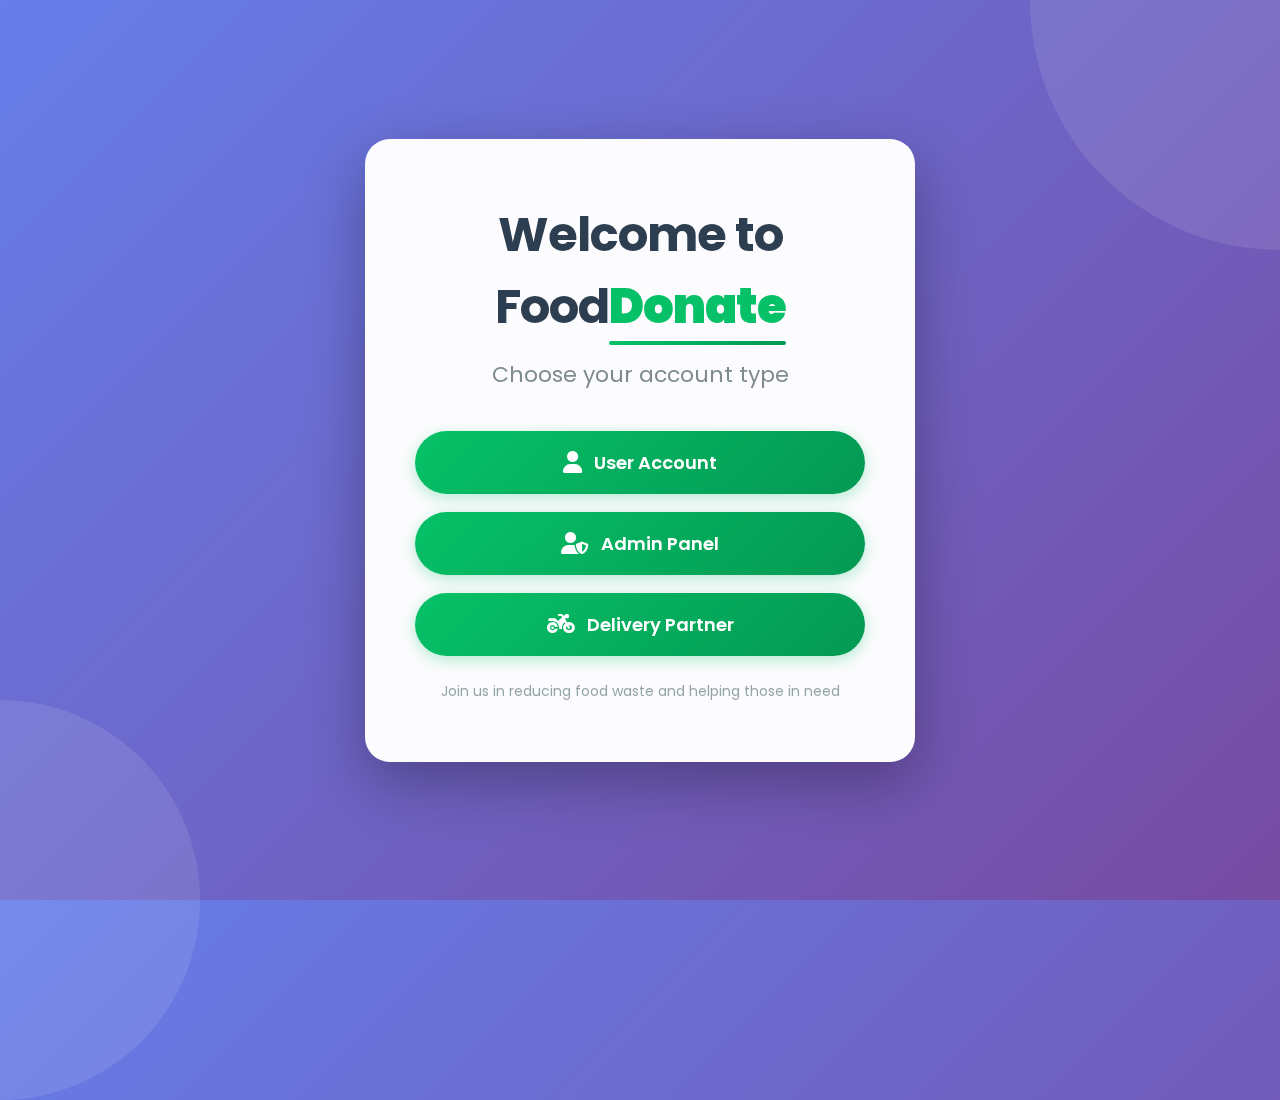
<file: index.html>
<!DOCTYPE html>
<html lang="en">
<head>
    <meta charset="UTF-8">
    <meta http-equiv="X-UA-Compatible" content="IE=edge">
    <meta name="viewport" content="width=device-width, initial-scale=1.0">
    <title>Food Donate - Welcome</title>
    
    <link rel="stylesheet" href="https://cdnjs.cloudflare.com/ajax/libs/font-awesome/6.3.0/css/all.min.css">
</head>
<style>
@import url('https://fonts.googleapis.com/css2?family=Poppins:wght@300;400;500;600;700;800&display=swap');

* {
    margin: 0;
    padding: 0;
    box-sizing: border-box;
}

body {
    font-family: 'Poppins', sans-serif;
    background: linear-gradient(135deg, #667eea 0%, #764ba2 100%);
    min-height: 100vh;
    display: flex;
    justify-content: center;
    align-items: center;
    padding: 20px;
    position: relative;
    overflow: hidden;
}

body::before {
    content: '';
    position: absolute;
    width: 500px;
    height: 500px;
    background: rgba(255, 255, 255, 0.1);
    border-radius: 50%;
    top: -250px;
    right: -250px;
    animation: float 6s ease-in-out infinite;
}

body::after {
    content: '';
    position: absolute;
    width: 400px;
    height: 400px;
    background: rgba(255, 255, 255, 0.1);
    border-radius: 50%;
    bottom: -200px;
    left: -200px;
    animation: float 8s ease-in-out infinite;
}

@keyframes float {
    0%, 100% { transform: translateY(0px); }
    50% { transform: translateY(-20px); }
}

.container {
    background: rgba(255, 255, 255, 0.98);
    padding: 60px 50px;
    border-radius: 25px;
    box-shadow: 0 20px 60px rgba(0, 0, 0, 0.3);
    text-align: center;
    max-width: 550px;
    width: 100%;
    position: relative;
    z-index: 1;
    backdrop-filter: blur(10px);
    animation: slideUp 0.6s ease-out;
}

@keyframes slideUp {
    from {
        opacity: 0;
        transform: translateY(30px);
    }
    to {
        opacity: 1;
        transform: translateY(0);
    }
}

.logo {
    font-size: 48px;
    font-weight: 700;
    margin-bottom: 15px;
    color: #2c3e50;
    letter-spacing: -1px;
}

.logo b {
    color: #06C167;
    position: relative;
}

.logo b::after {
    content: '';
    position: absolute;
    bottom: -5px;
    left: 0;
    width: 100%;
    height: 4px;
    background: linear-gradient(90deg, #06C167, #049954);
    border-radius: 2px;
}

.para {
    font-size: 22px;
    color: #7f8c8d;
    margin-bottom: 40px;
    font-weight: 400;
}

.log {
    display: grid;
    gap: 18px;
    margin-bottom: 20px;
}

.log a {
    display: flex;
    align-items: center;
    justify-content: center;
    gap: 12px;
    font-size: 18px;
    font-weight: 600;
    background: linear-gradient(135deg, #06C167 0%, #049954 100%);
    color: white;
    padding: 18px 35px;
    border-radius: 50px;
    text-decoration: none;
    transition: all 0.4s cubic-bezier(0.4, 0, 0.2, 1);
    box-shadow: 0 4px 15px rgba(6, 193, 103, 0.3);
    position: relative;
    overflow: hidden;
}

.log a::before {
    content: '';
    position: absolute;
    top: 0;
    left: -100%;
    width: 100%;
    height: 100%;
    background: linear-gradient(90deg, transparent, rgba(255, 255, 255, 0.3), transparent);
    transition: left 0.6s;
}

.log a:hover::before {
    left: 100%;
}

.log a:hover {
    transform: translateY(-3px) scale(1.02);
    box-shadow: 0 8px 25px rgba(6, 193, 103, 0.4);
}

.log a:active {
    transform: translateY(-1px) scale(1);
}

.log a i {
    font-size: 22px;
}

.divider {
    margin: 30px 0;
    text-align: center;
    position: relative;
}

.divider::before {
    content: '';
    position: absolute;
    top: 50%;
    left: 0;
    width: 100%;
    height: 1px;
    background: linear-gradient(90deg, transparent, #ddd, transparent);
}

.divider span {
    background: white;
    padding: 0 15px;
    color: #95a5a6;
    font-size: 14px;
    position: relative;
    z-index: 1;
}

.footer-text {
    margin-top: 25px;
    font-size: 14px;
    color: #95a5a6;
}

@media only screen and (max-width: 768px) {
    .container {
        padding: 40px 30px;
    }
    
    .logo {
        font-size: 36px;
    }
    
    .para {
        font-size: 18px;
        margin-bottom: 30px;
    }
    
    .log a {
        font-size: 16px;
        padding: 16px 30px;
    }
    
    .log a i {
        font-size: 20px;
    }
}

@media only screen and (max-width: 480px) {
    .container {
        padding: 35px 25px;
    }
    
    .logo {
        font-size: 32px;
    }
    
    body::before,
    body::after {
        display: none;
    }
}
</style>
<body>
    <div class="container">
        <p class="logo">Welcome to Food<b>Donate</b></p>
        <p class="para">Choose your account type</p>
        
        <div class="log">
            <a href="signup.php">
                <i class="fa-solid fa-user"></i>
                User Account
            </a>
            <a href="admin/signup.php">
                <i class="fa-solid fa-user-shield"></i>
                Admin Panel
            </a>
            <a href="delivery/deliverysignup.php">
                <i class="fa-solid fa-motorcycle"></i>
                Delivery Partner
            </a>
        </div>
        
        <div class="footer-text">
            <p>Join us in reducing food waste and helping those in need</p>
        </div>
    </div>
   
  
</div>

<div class="add">
 
</div>


    
</body>
</html>
</file>
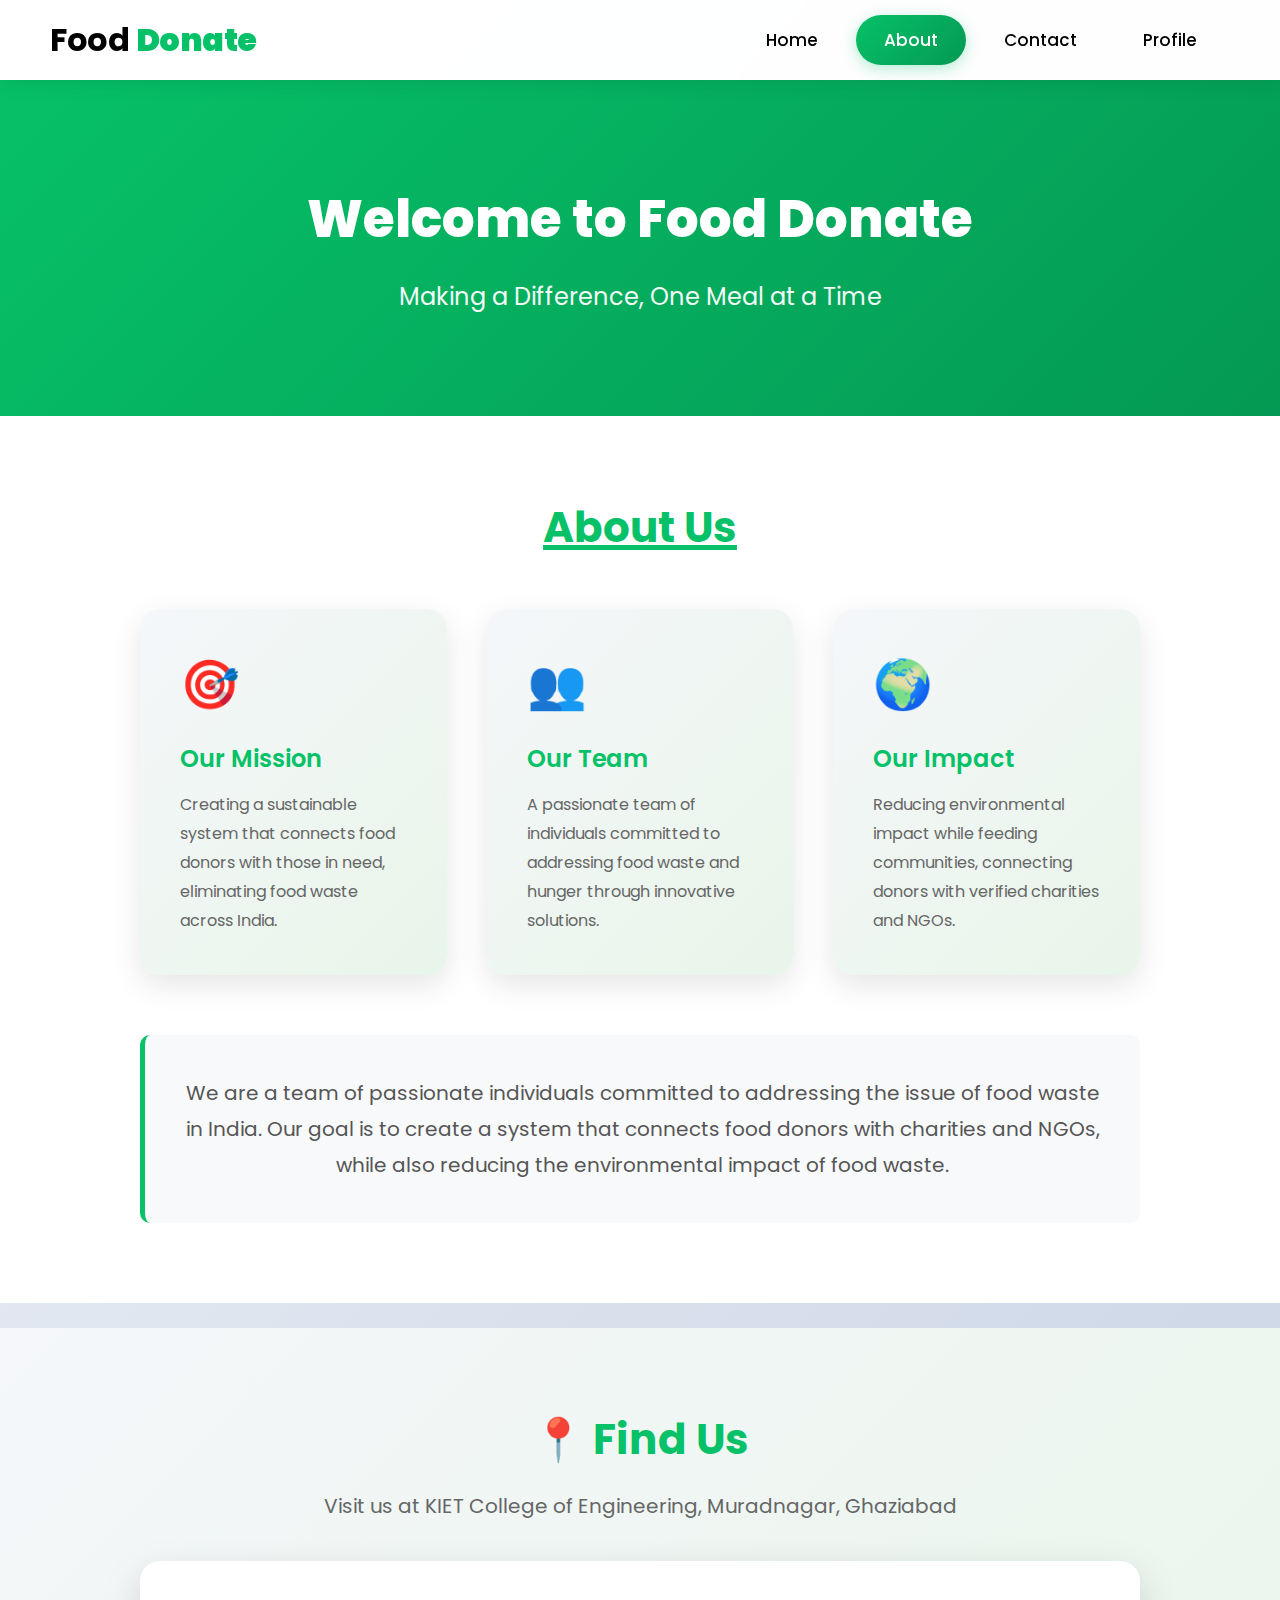
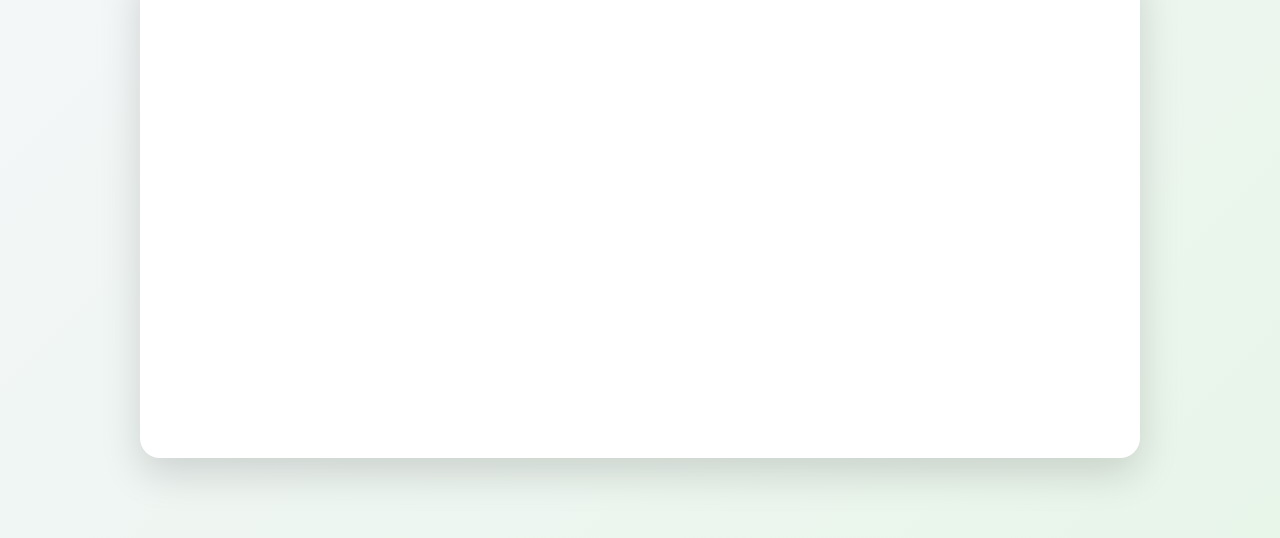
<file: about.html>
<!DOCTYPE html>
<html lang="en">

<head>
  <meta charset="UTF-8">
  <meta http-equiv="X-UA-Compatible" content="IE=edge">
  <meta name="viewport" content="width=device-width, initial-scale=1.0">
  <title>Document</title>
  <link rel="stylesheet" href="home.css">
</head>

<body>
  <header>
    <div class="logo">Food <b style="color: #06C167;">Donate</b></div>
    <div class="hamburger">
      <div class="line"></div>
      <div class="line"></div>
      <div class="line"></div>
    </div>
    <nav class="nav-bar">
      <ul>
        <li><a href="home.html">Home</a></li>
        <li><a href="#about" class="active">About</a></li>
        <li><a href="contact.html">Contact</a></li>
        <li><a href="profile.php">Profile</a></li>
      </ul>
    </nav>
  </header>
  <script>
    hamburger = document.querySelector(".hamburger");
    hamburger.onclick = function () {
      navBar = document.querySelector(".nav-bar");
      navBar.classList.toggle("active");
    }
  </script>
  <style>
    .coverc {
      width: 100%;
      height: 400px;
      background: url('img/about3.jpg')no-repeat;
      background-size: cover;
      display: grid;
      place-items: center;
      padding-top: 8rem;

    }

    .title {
      font-size: 38px;
      text-align: center;
      align-items: center;
    }

    .para p {
      font-size: 23px;
      margin-left: 20px;
      margin-right: 20px;
    }

    @media (max-width: 767px) {
      .para p {
        font-size: 16px;
        /* margin-left: 10px; */
      }

      #pptslide {
        height: 200px;
        width: 300px;

      }

      #map {
        height: 200px;
        width: 300px;


      }

      #overview {
        height: 200px;
        width: 300px;
      }

      .title {
        font-size: 28px;
        margin: 10px;
        text-align: center;
        align-items: center;
      }


    }
  </style>
  
  <!-- Hero Section -->
  <div style="background: linear-gradient(135deg, #06C167 0%, #049954 100%); padding: 100px 20px; text-align: center; color: white;">
    <h1 style="font-size: 52px; font-weight: 800; margin-bottom: 20px; animation: fadeInUp 0.8s ease;">Welcome to Food Donate</h1>
    <p style="font-size: 24px; opacity: 0.95; max-width: 700px; margin: 0 auto; line-height: 1.6;">Making a Difference, One Meal at a Time</p>
  </div>

  <!-- About Section -->
  <div style="padding: 80px 20px; background: white;">
    <div style="max-width: 1000px; margin: 0 auto;">
      <h2 class="heading" style="font-size: 42px; text-align: center; color: #06C167; margin-bottom: 50px; font-weight: 700;">About Us</h2>
      
      <div style="display: grid; grid-template-columns: repeat(auto-fit, minmax(300px, 1fr)); gap: 40px; margin-top: 40px;">
        <div style="padding: 40px; background: linear-gradient(135deg, #f5f7fa 0%, #e8f5e9 100%); border-radius: 20px; box-shadow: 0 10px 30px rgba(0,0,0,0.1); transition: transform 0.3s ease;" onmouseover="this.style.transform='translateY(-10px)'" onmouseout="this.style.transform='translateY(0)'">
          <div style="font-size: 48px; margin-bottom: 20px;">🎯</div>
          <h3 style="color: #06C167; font-size: 24px; margin-bottom: 15px; font-weight: 600;">Our Mission</h3>
          <p style="color: #666; font-size: 16px; line-height: 1.8;">Creating a sustainable system that connects food donors with those in need, eliminating food waste across India.</p>
        </div>
        
        <div style="padding: 40px; background: linear-gradient(135deg, #f5f7fa 0%, #e8f5e9 100%); border-radius: 20px; box-shadow: 0 10px 30px rgba(0,0,0,0.1); transition: transform 0.3s ease;" onmouseover="this.style.transform='translateY(-10px)'" onmouseout="this.style.transform='translateY(0)'">
          <div style="font-size: 48px; margin-bottom: 20px;">👥</div>
          <h3 style="color: #06C167; font-size: 24px; margin-bottom: 15px; font-weight: 600;">Our Team</h3>
          <p style="color: #666; font-size: 16px; line-height: 1.8;">A passionate team of individuals committed to addressing food waste and hunger through innovative solutions.</p>
        </div>
        
        <div style="padding: 40px; background: linear-gradient(135deg, #f5f7fa 0%, #e8f5e9 100%); border-radius: 20px; box-shadow: 0 10px 30px rgba(0,0,0,0.1); transition: transform 0.3s ease;" onmouseover="this.style.transform='translateY(-10px)'" onmouseout="this.style.transform='translateY(0)'">
          <div style="font-size: 48px; margin-bottom: 20px;">🌍</div>
          <h3 style="color: #06C167; font-size: 24px; margin-bottom: 15px; font-weight: 600;">Our Impact</h3>
          <p style="color: #666; font-size: 16px; line-height: 1.8;">Reducing environmental impact while feeding communities, connecting donors with verified charities and NGOs.</p>
        </div>
      </div>
      
      <div class="para" style="margin-top: 60px; padding: 40px; background: #f8f9fa; border-left: 5px solid #06C167; border-radius: 10px;">
        <p style="font-size: 20px; color: #555; line-height: 1.8; margin: 0;">We are a team of passionate individuals committed to addressing the issue of food waste in India. Our goal is to create a system that connects food donors with charities and NGOs, while also reducing the environmental impact of food waste.</p>
      </div>
    </div>
  </div>



  <br>



  <!-- Location Section -->
  <div class="map" style="padding: 80px 20px; background: linear-gradient(135deg, #f5f7fa 0%, #e8f5e9 100%); text-align: center;">
    <div style="max-width: 1000px; margin: 0 auto;">
      <h2 style="font-size: 42px; color: #06C167; margin-bottom: 20px; font-weight: 700;">📍 Find Us</h2>
      <p style="font-size: 20px; color: #666; margin-bottom: 40px;">Visit us at KIET College of Engineering, Muradnagar, Ghaziabad</p>
      <div style="border-radius: 20px; overflow: hidden; box-shadow: 0 15px 40px rgba(0,0,0,0.15); background: white; padding: 20px;">
        <iframe
          src="https://www.google.com/maps/embed?pb=!1m18!1m12!1m3!1d3501.2698326098655!2d77.49844931508178!3d28.752921082401965!2m3!1f0!2f0!3f0!3m2!1i1024!2i768!4f13.1!3m3!1m2!1s0x390cf57fabc42411%3A0xc3c75f49e4ee6d29!2sKIET%20Group%20of%20Institutions!5e0!3m2!1sen!2sin!4v1699100000000!5m2!1sen!2sin"
          width="100%" height="450" style="border:0; border-radius: 15px;" allowfullscreen="" loading="lazy"
          referrerpolicy="no-referrer-when-downgrade" id="map"></iframe>
      </div>
    </div>
  </div>


  <!-- <p class="heading"> Our Story</p>
     <div class="para">
       <p>Our journey began with a realization that food waste is a significant problem in India. According to a report by the United Nations, India is the world's second-largest food producer, yet it also has one of the highest rates of food waste. This waste has a significant impact on the environment, as well as on food security in the country.</p>
     </div> -->
  <!-- <div class="overview"  style="  text-align: center; padding-bottom: 50px;" >
      <iframe frameborder="no" border="0" marginwidth="0" marginheight="0" width=1400 height=800 src="https://edrawcloudpublicus.s3.amazonaws.com/viewer/self/3094230/share/2023-3-2/1677763924/main.svg" id="overview"></iframe>
     </div> -->
</body>

</html>
</file>
<file: home.css>
@import url('https://fonts.googleapis.com/css2?family=Poppins:ital,wght@0,200;0,300;0,400;0,500;0,600;0,700;0,800;1,400;1,600&display=swap');
:root{
  --navcolor:white;
  --navfont:black;
  --green:#06C167;
  --dark-green:#049954;
  --light-green:#e8f5e9;
  --box-shadow:0 .5rem 1.5rem rgba(0,0,0,0.1);
  --card-shadow:0 8px 30px rgba(0,0,0,0.12);
  --hover-shadow:0 15px 40px rgba(0,0,0,0.18);
}
*{
  margin: 0;
  padding: 0;
  list-style: none;
  text-decoration: none;
  box-sizing: border-box;
  font-family: 'Poppins', sans-serif;
}
body{
  background: linear-gradient(135deg, #f5f7fa 0%, #c3cfe2 100%);
  min-height: 100vh;
}
/* Modern Navigation Bar */
header{
  width: 100%;
  height: 80px;
  background: rgba(255, 255, 255, 0.95);
  backdrop-filter: blur(10px);
  display: flex;
  justify-content: space-between;
  align-items: center;
  padding: 0 100px;
  box-shadow: 0 2px 20px rgba(0,0,0,0.1);
  position: sticky;
  top: 0;
  z-index: 1000;
  transition: all 0.3s ease;
}
.logo{
  font-size: 32px;
  color:var(--navfont);
  font-weight: 700;
  letter-spacing: -0.5px;
}
.hamburger{
  display:none;
}
.nav-bar ul{
  display: flex;
}
.nav-bar ul li a{
   display: block;
   color: var(--navfont);
   font-size: 17px;
   font-weight: 500;
   padding:12px 28px;
   border-radius: 50px;
   transition: all 0.3s cubic-bezier(0.4, 0, 0.2, 1);
   margin: 0 5px;
   position: relative;
}
.nav-bar ul li a::before {
   content: '';
   position: absolute;
   bottom: 8px;
   left: 50%;
   transform: translateX(-50%);
   width: 0;
   height: 2px;
   background: var(--green);
   transition: width 0.3s ease;
}
.nav-bar ul li a:hover::before {
   width: 60%;
}
.nav-bar ul li a:hover{
  color: var(--green);
  background-color: var(--light-green);
  transform: translateY(-2px);
}
.nav-bar ul li a.active{
  color: white;
  background: linear-gradient(135deg, var(--green) 0%, var(--dark-green) 100%);
  box-shadow: 0 4px 15px rgba(6, 193, 103, 0.3);
}
@media only screen and (max-width:1320px){
  header{
    padding:0 50px;
  }
  .banner{
    width: 100%;
    height: 90vh;
    background:url('cover.jpeg')no-repeat;
  background-size: cover;
  display: grid;
  place-items:center;
  padding-top: 8rem;
  }
}
@media only screen and (max-width:1100px){
  header{
    padding:0 30px;
  }
}
@media only screen and (max-width:900px){
  
  .hamburger{
    display: block;
    cursor: pointer;
  }
  .hamburger .line{
    width:30px;
    height: 3px;
    background-color:var(--navfont);
    margin: 6px 0;
  }
  .nav-bar{
    height: 0;
    position: absolute;
    top:80px;
    left: 0;
    right: 0;
    width: 100vw;
    background-color: #06C167;
    transition: 0.2s;
    overflow: hidden;

  }
  .nav-bar.active {
    height: 450px;
    z-index: 10;
  }
 
  .nav-bar ul{
    display: block;
    width:fit-content;
    margin: 80px auto 0 auto;
    text-align: center;
    transition: 0.5s;
    opacity: 0;

  }
  .nav-bar.active ul {
    opacity: 1;

  }
  .nav-bar ul li a{
    margin-bottom: 12px;

  }
  .banner{
    background-image: none;
  }
}
/* nav end */

.banner{
  width: 100%;
  min-height: 600px;
  background: linear-gradient(135deg, rgba(6, 193, 103, 0.9) 0%, rgba(4, 153, 84, 0.9) 100%), url('img/coverimage.jpeg') no-repeat center;
  background-size: cover;
  display: flex;
  align-items: center;
  justify-content: center;
  padding: 100px 20px;
  position: relative;
  overflow: hidden;
}
.banner::before {
  content: '';
  position: absolute;
  top: 0;
  left: 0;
  right: 0;
  bottom: 0;
  background: radial-gradient(circle at 20% 50%, rgba(255,255,255,0.1) 0%, transparent 50%);
}
@media only screen   
and (min-device-width : 1200px)  
  {


    .banner{
      
      align-items: flex-end;
    width: 100%;
     height:80vh;
    background:url('img/coverimage.jpeg')no-repeat;
    background-size: cover;
    display: grid;
    padding-top: 8rem;
    }
    .wrapper{
      padding:20px 40px 20px 40px;
    }
    
  
  }
.content
{
  padding: 20px;
  background-color: #06C167;

  z-index: 0;
}

.content p
{
  
  font-size: 1.1em;
  color:white;
  margin: 20px 0;
  font-weight: 400;
  max-width: 700px;
}
.banner a
{
  display: inline-block;
  font-size: 1.2em;
  background: white;
  color: var(--green);
  padding: 18px 45px;
  text-transform: uppercase;
  text-decoration: none;
  font-weight: 700;
  margin-top: 20px;
  border-radius: 50px;
  letter-spacing: 1.5px;
  transition: all 0.4s cubic-bezier(0.4, 0, 0.2, 1);
  box-shadow: 0 10px 30px rgba(0,0,0,0.2);
  position: relative;
  z-index: 1;
  overflow: hidden;
}
.banner a::before {
  content: '';
  position: absolute;
  top: 0;
  left: -100%;
  width: 100%;
  height: 100%;
  background: linear-gradient(90deg, transparent, rgba(255,255,255,0.3), transparent);
  transition: left 0.5s;
}
.banner a:hover::before {
  left: 100%;
}
.banner a:hover
{
  letter-spacing: 6px;
}
.msg{
  height: 300px;
}


/* footer */
.footer {
  background-color: #414141;
  width: 100%;
  text-align: left;
  font-family: ;
  font-weight: bold;
  font-size: 16px;
  padding: 50px;
  margin-top: 50px;
}

.footer .footer-left,
.footer .footer-center,
.footer .footer-right {
  display: inline-block;
  vertical-align: top;
}


/* footer left*/

.footer .footer-left {
  width: 33%;
  padding-right: 15px;
}

.footer .about {
  line-height: 20px;
  color: #ffffff;
  font-size: 13px;
  font-weight: normal;
  margin: 0;
}

.footer .about span {
  display: block;
  color: #ffffff;
  font-size: 14px;
  font-weight: bold;
  margin-bottom: 20px;
}


/* footer center*/

.footer .footer-center {
  width: 30%;

}






.footer .footer-center p {
  display: inline-block;
  color: #ffffff;
  vertical-align: middle;
  margin: 0;
}

.footer .footer-center p span {
  display: block;
  color: #ffffff;
  font-size: 14px;
  font-weight: bold;
  margin-bottom: 20px;
}

.footer .footer-center p a {
  color: #06C167;
  text-decoration: none;
}


/* footer right*/

.footer .footer-right {
  width: 35%;
}

.footer h2 {
  color: #ffffff;
  font-size: 36px;
  font-weight: normal;
  margin: 0;
}

.footer h2 span {
  color: #06C167;
}

.footer .menu {
  color: #ffffff;
  margin: 20px 0 12px;
  padding: 0;
}

.footer .menu a {
  display: inline-block;
  line-height: 1.8;
  text-decoration: none;
  color: inherit;
}

.footer .menu a:hover {
  color: #06C167;
}

.footer .name {
  color: #06C167;
  font-size: 14px;
  font-weight: normal;
  margin: 0;
}
.deli .para{
  font-size: 30px;
  text-align: center;
}
.para{
  font-size: 20px;
  text-align: center;
  padding: 20px;
}

@media (max-width: 767px) {
  .deli .para{
    font-size: 23px; 
    text-align: center;
    

  }
  .deli img{
   width: 100%;
   height: 100%;
  }
  
  .footer {
    font-size: 14px;
  }
  .footer .footer-left,
  .footer .footer-center,
  .footer .footer-right {
    display: block;
    width: 100%;
    margin-bottom: 60px;
    text-align: center;
  }
  .sociallist{
  
    padding-left: 60px;
    
  }
  
      

  
}

/* social */
.social
{
  position: absolute;
  display: flex;
  justify-content: center;
  align-items: center;
}
.social li
{
  list-style: none;

}
.social li a
{
  display: inline-block;
  filter: invert(1);
  transform: scale(0.5);
  transition: 0.5s;
  
}
.social li a:hover
{
  transform: scale(0.5) translateY(-15px);
}

/* photo */

.photo{
  padding: 20px;
}

.wrapper{
  display: grid;
  grid-template-columns: repeat(auto-fit,minmax(200px,1fr));
  grid-gap: 10px;
  align-items: center;
}
.box{
  overflow: hidden;
  border-radius: 20px;
  
}
.wrapper img{
  width: 100%;
  height: 100%;
  border-radius: 20px;
  transition: 0.5s all  ease-in-out;
}
.wrapper img:hover{
  transform: scale(.9);

}
.heading{
 font-size: 28px;
 text-align: center;
 align-items: center; 
 text-decoration: underline 5px;
 text-decoration-color: #06C167;
}
</file>
